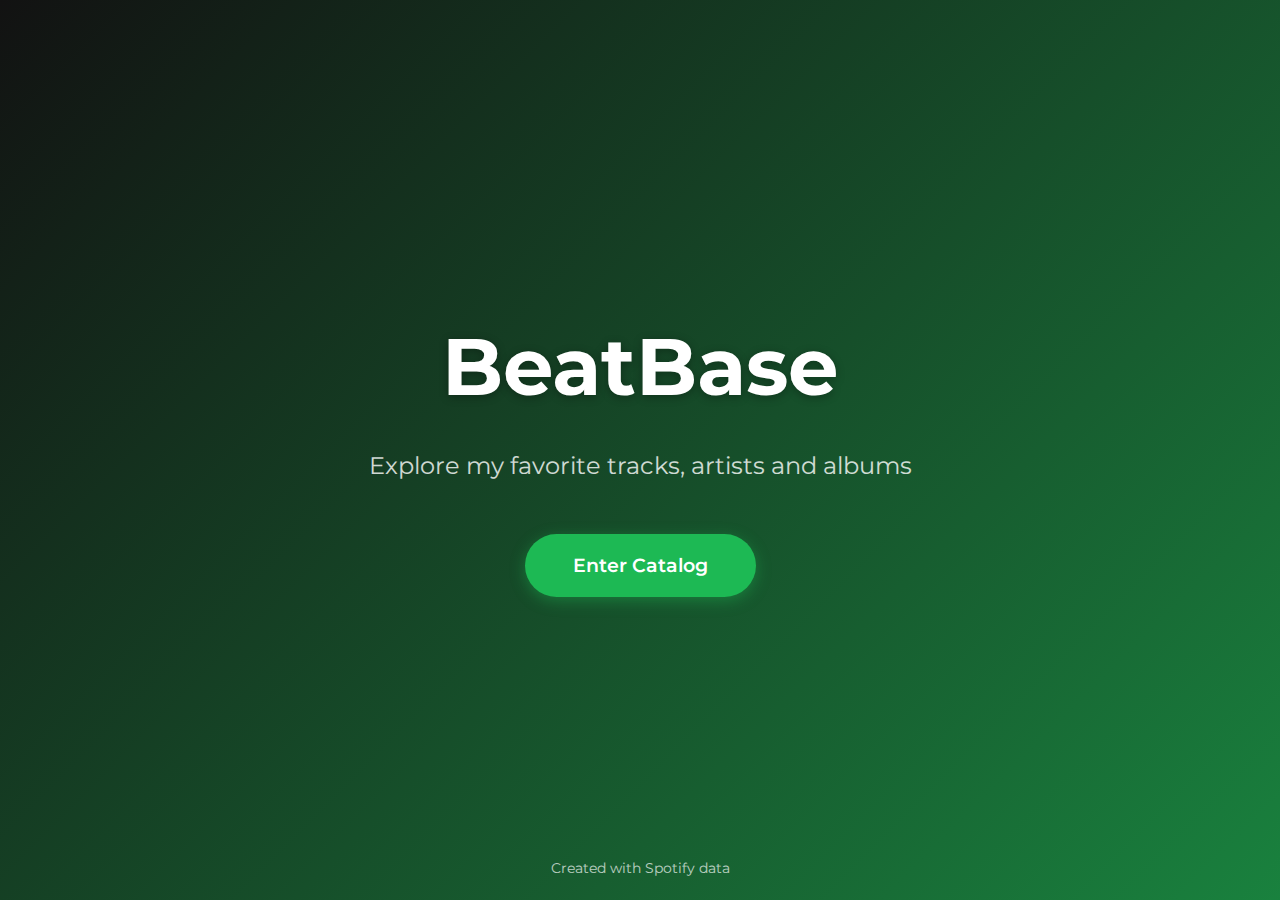
<file: index.html>
<!DOCTYPE html>
<html lang="en">
<head>
    <meta charset="UTF-8">
    <meta name="viewport" content="width=device-width, initial-scale=1.0">
    <title>Music Catalog</title>
    <link rel="stylesheet" href="style.css">
    <link rel="preconnect" href="https://fonts.googleapis.com">
    <link rel="preconnect" href="https://fonts.gstatic.com" crossorigin>
    <link href="https://fonts.googleapis.com/css2?family=Montserrat:wght@400;600;700&display=swap" rel="stylesheet">
    <link rel="icon" href="favicon.png" type="image/png">
</head>
<body class="landing-page">
    <div class="landing-container">
        <h1 class="landing-title">BeatBase</h1>
        <p class="landing-subtitle">Explore my favorite tracks, artists and albums</p>
        <a href="catalog.html" class="enter-button">Enter Catalog</a>
    </div>
    
    <footer class="landing-footer">
        <p>Created with Spotify data</p>
    </footer>

    <script src="scripts.js"></script>
</body>
</html>
</file>
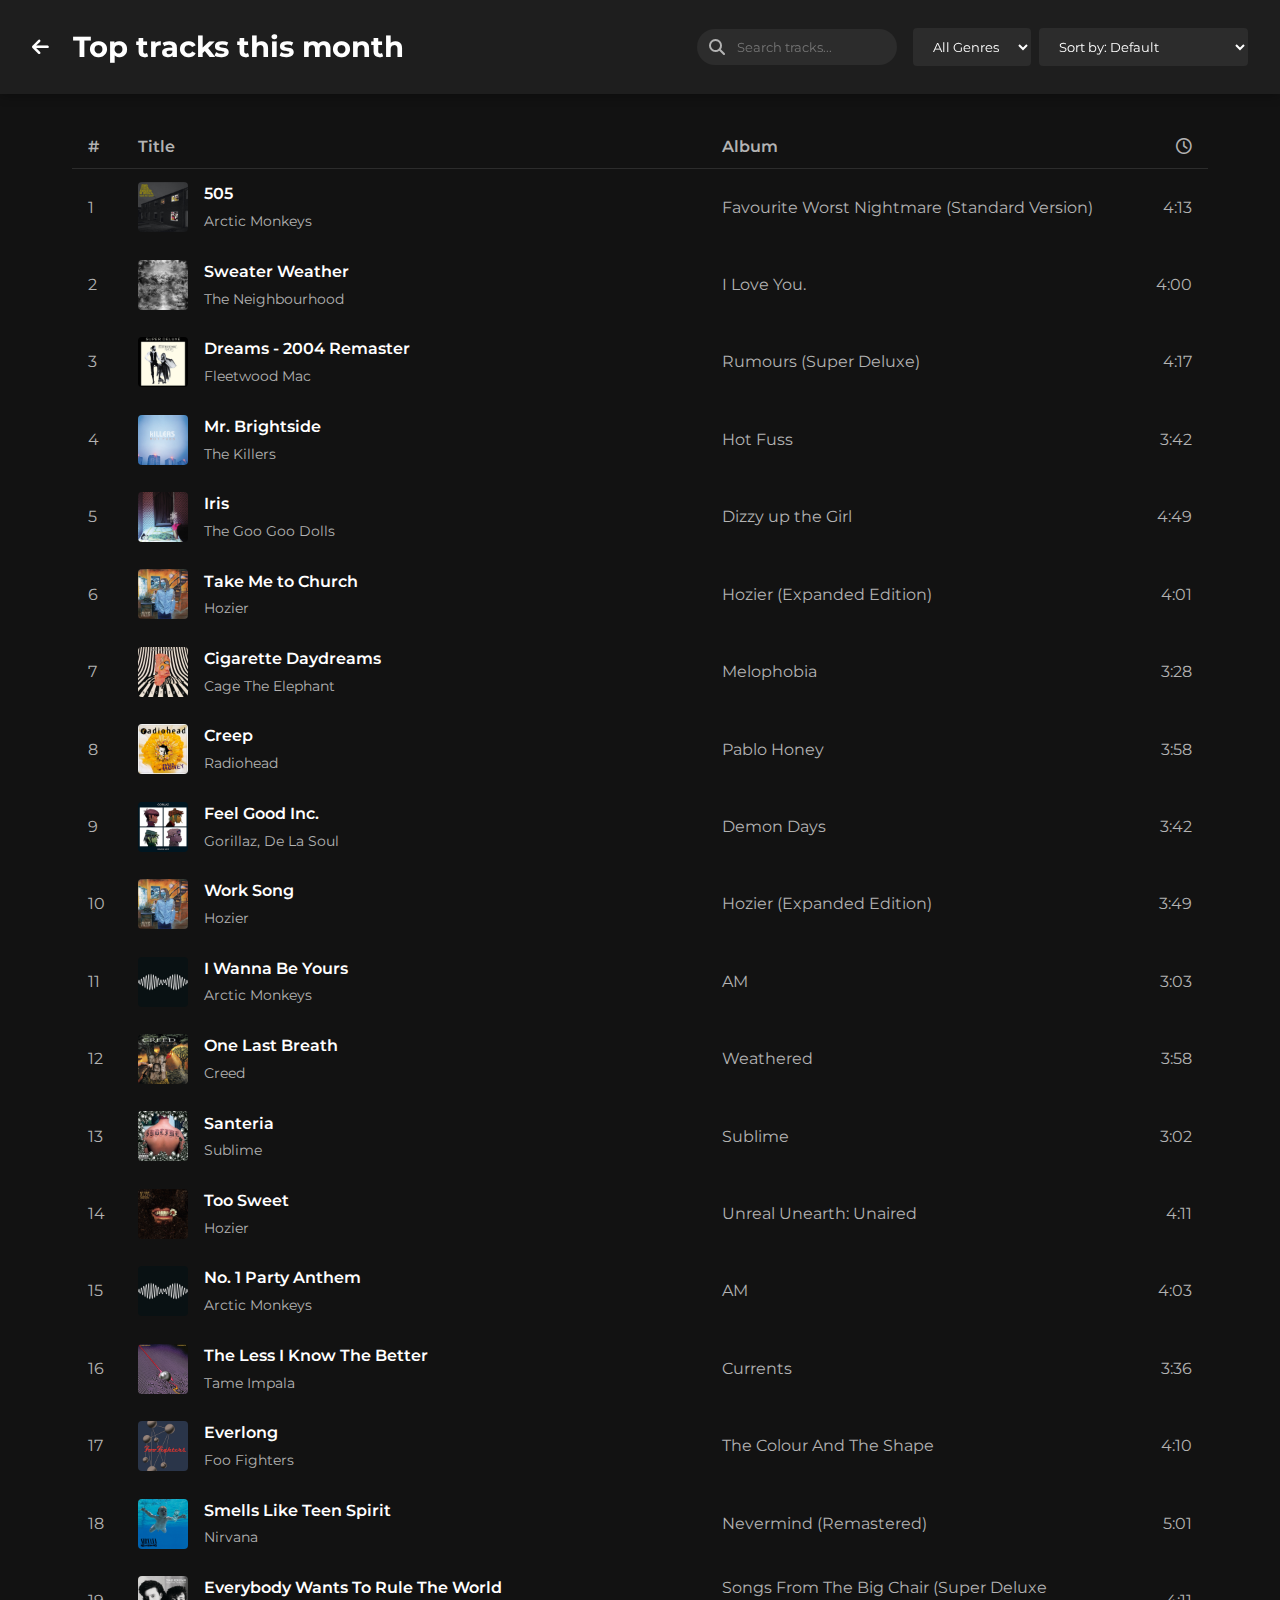
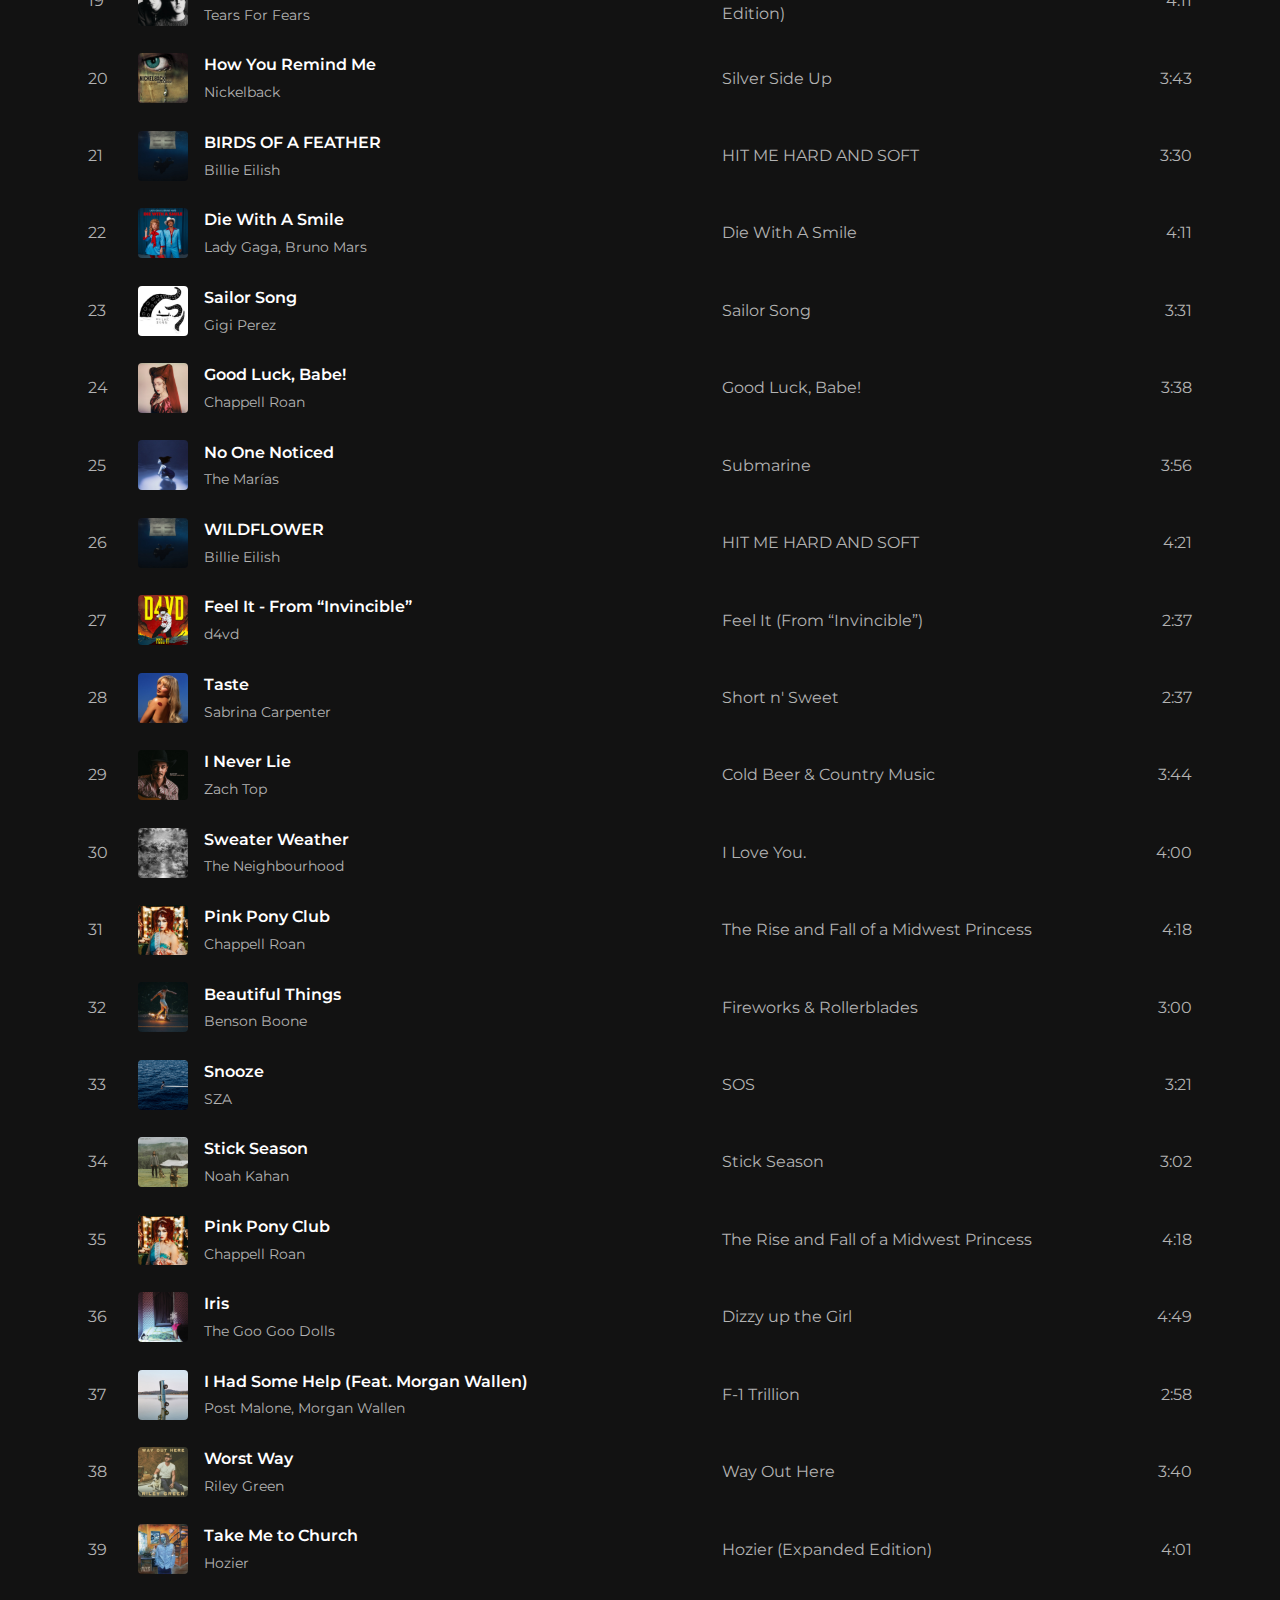
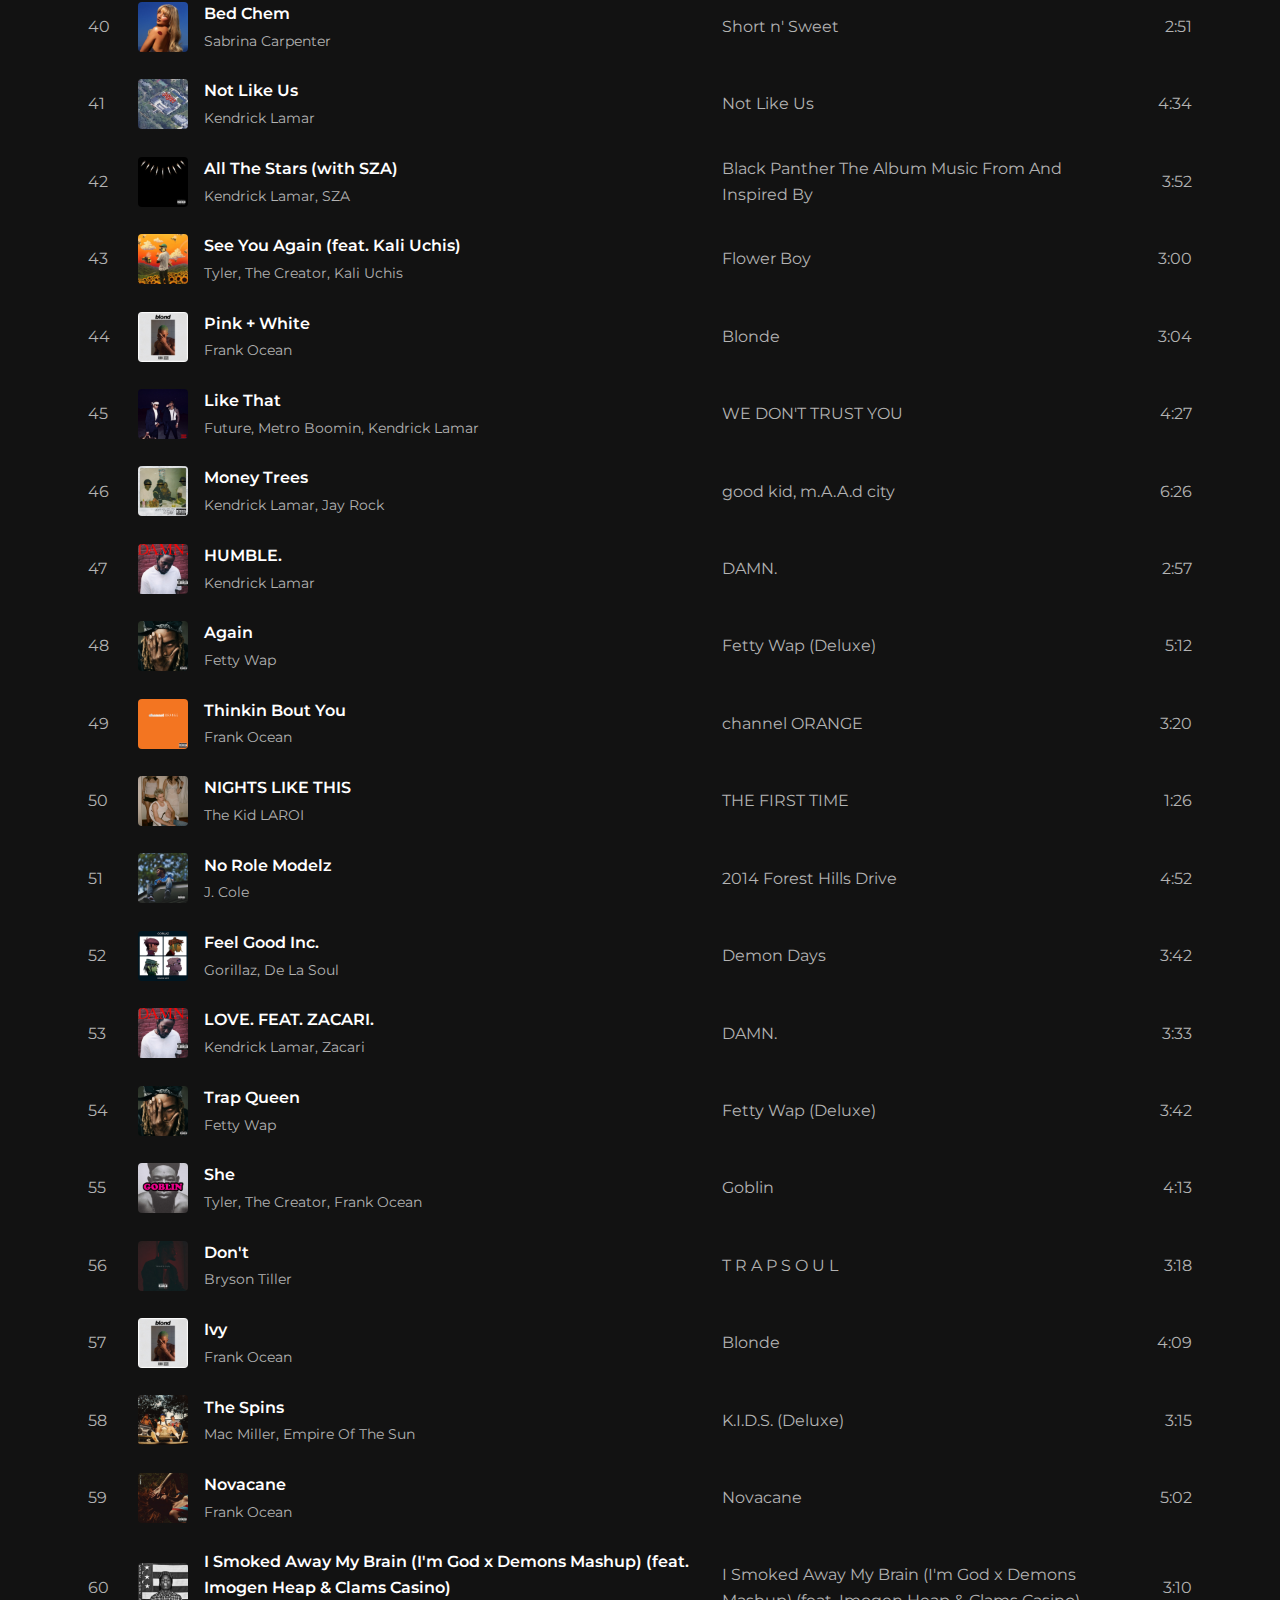
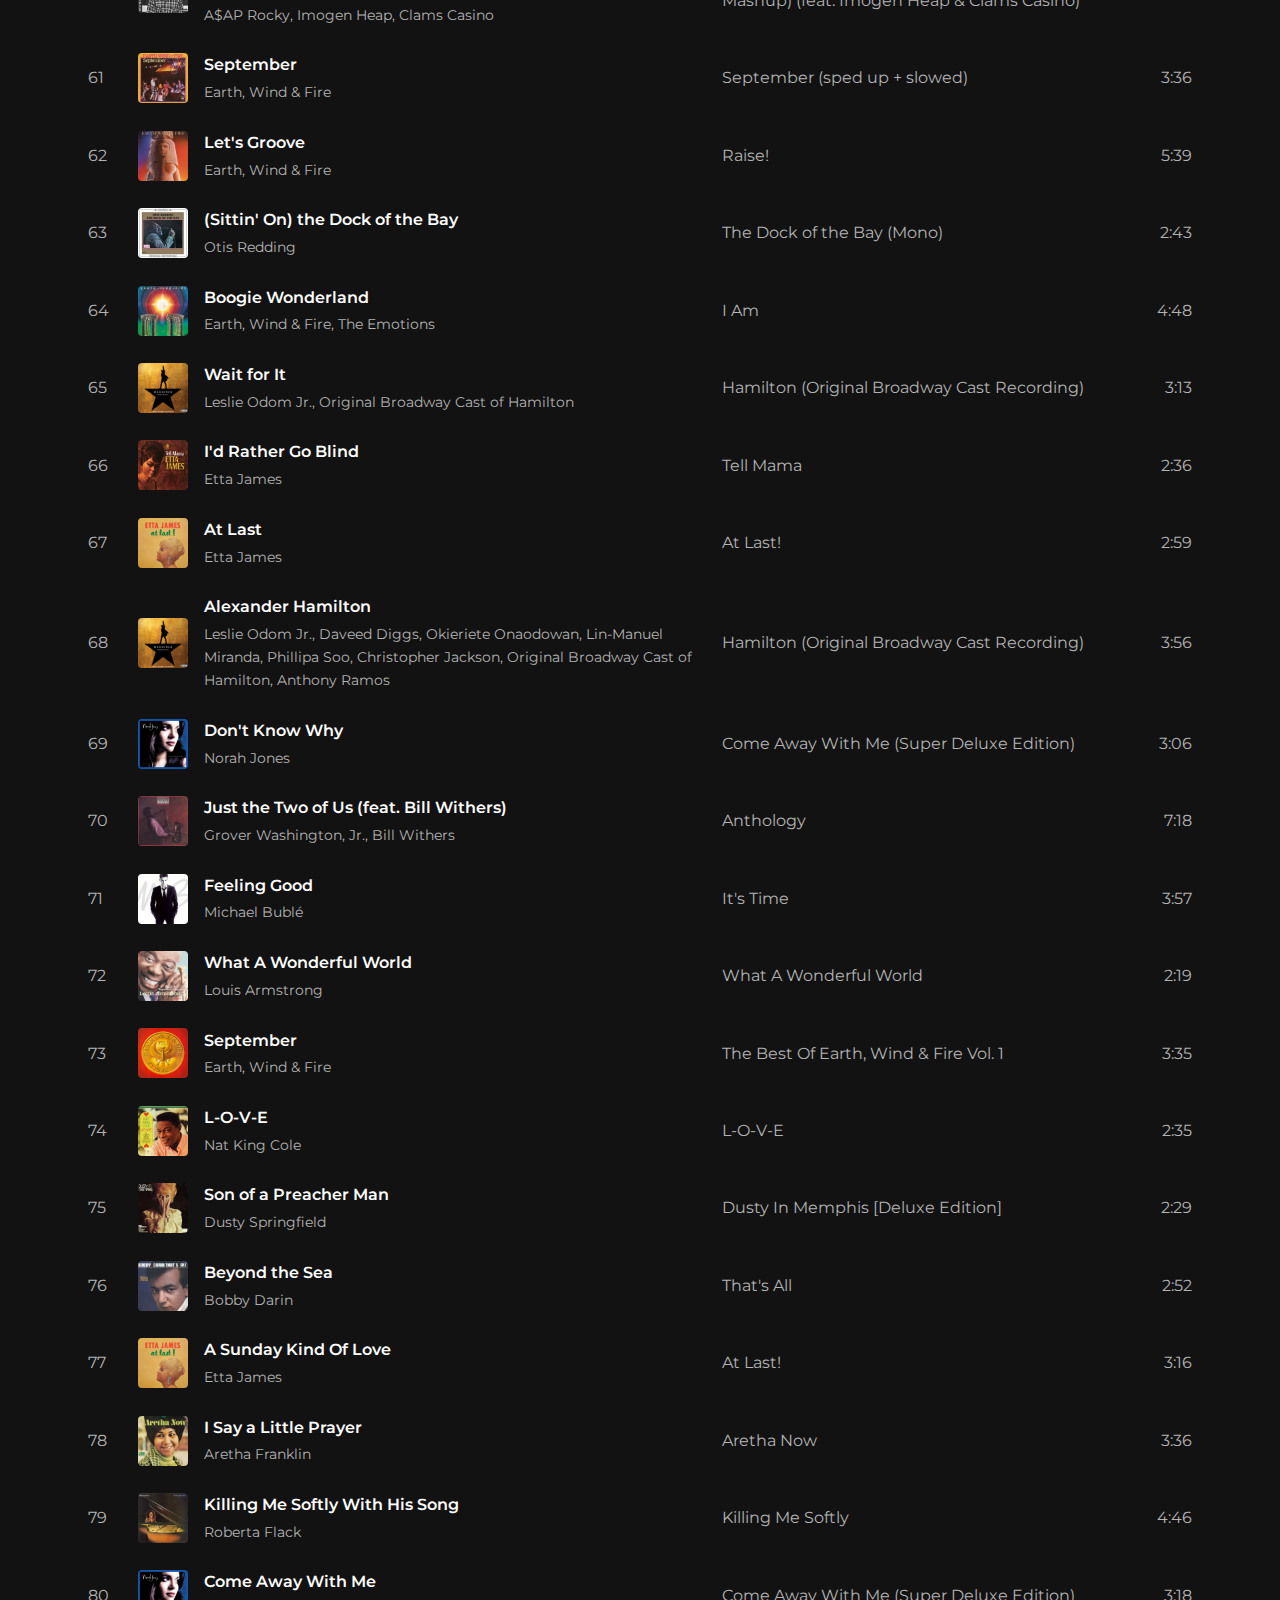
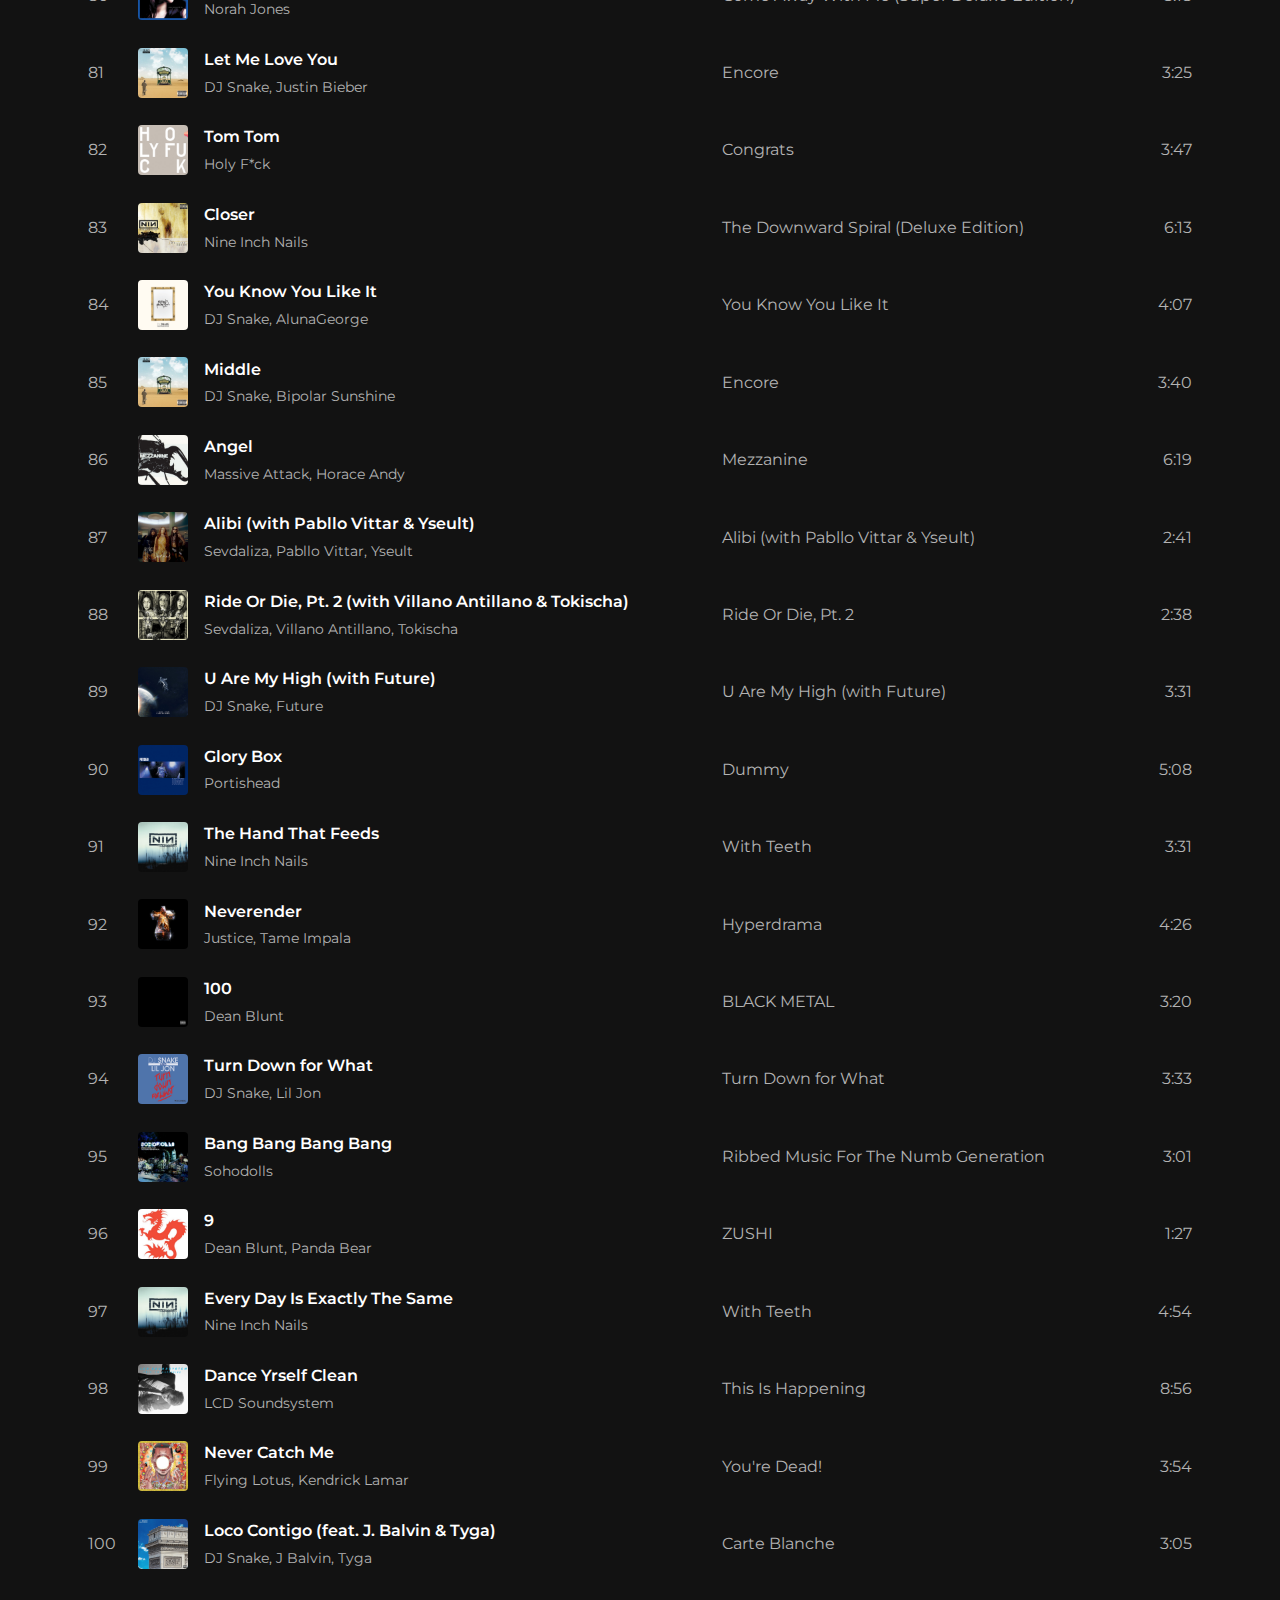
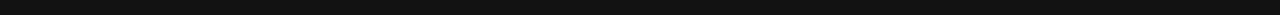
<file: catalog.html>
<!DOCTYPE html>
<html lang="en">
<head>
    <meta charset="UTF-8">
    <meta name="viewport" content="width=device-width, initial-scale=1.0">
    <title>Music Catalog - Tracks</title>
    <link rel="stylesheet" href="style.css">
    <link rel="preconnect" href="https://fonts.googleapis.com">
    <link rel="preconnect" href="https://fonts.gstatic.com" crossorigin>
    <link href="https://fonts.googleapis.com/css2?family=Montserrat:wght@400;600;700&display=swap" rel="stylesheet">
    <link rel="stylesheet" href="https://cdnjs.cloudflare.com/ajax/libs/font-awesome/6.4.0/css/all.min.css">
    <link rel="icon" href="favicon.png" type="image/png">
</head>
<body class="catalog-page">
    <header class="catalog-header">
        <div class="header-left">
            <a href="index.html" class="back-button">
                <i class="fas fa-arrow-left"></i>
            </a>
            <h1>Top tracks this month</h1>
        </div>
        <div class="header-actions">
            <div class="search-container">
                <input type="text" id="search-input" placeholder="Search tracks...">
                <i class="fas fa-search"></i>
            </div>
            <div class="filter-container">
                <select id="genre-filter">
                    <option value="">All Genres</option>
                    <!-- Will be populated with JS -->
                </select>
                <select id="sort-options">
                    <option value="default">Sort by: Default</option>
                    <option value="title-asc">Title (A-Z)</option>
                    <option value="title-desc">Title (Z-A)</option>
                    <option value="duration-asc">Duration (Short to Long)</option>
                    <option value="duration-desc">Duration (Long to Short)</option>
                </select>
            </div>
        </div>
    </header>

    <main class="catalog-container">
        <div class="tracks-header">
            <div class="track-number">#</div>
            <div class="track-info">Title</div>
            <div class="track-album">Album</div>
            <div class="track-duration">
                <i class="far fa-clock"></i>
            </div>
        </div>
        
        <div id="tracks-container">
            <!-- Tracks will be inserted here by JavaScript -->
        </div>
    </main>

    <script src="data.js" type="module"></script>
    <script src="scripts.js" type="module"></script>
</body>
</html>
</file>
<file: style.css>
/* Base styles */
* {
  margin: 0;
  padding: 0;
  box-sizing: border-box;
}

body {
  font-family: 'Montserrat', sans-serif;
  line-height: 1.6;
}

/* Landing page specific styles */
.landing-page {
  background: linear-gradient(135deg, #121212 0%, #1DB954 150%);
  color: white;
  height: 100vh;
  display: flex;
  flex-direction: column;
  justify-content: center;
  align-items: center;
  text-align: center;
  position: relative;
}

.landing-container {
  max-width: 800px;
  padding: 2rem;
  animation: fadeIn 1.5s ease-in-out;
}

.landing-title {
  font-size: 5rem;
  font-weight: 700;
  margin-bottom: 1rem;
  text-shadow: 0 2px 10px rgba(0, 0, 0, 0.3);
}

.landing-subtitle {
  font-size: 1.5rem;
  margin-bottom: 3rem;
  opacity: 0.8;
}

.enter-button {
  display: inline-block;
  background-color: #1DB954;
  color: white;
  font-size: 1.2rem;
  font-weight: 600;
  padding: 1rem 3rem;
  border-radius: 50px;
  text-decoration: none;
  transition: all 0.3s ease;
  box-shadow: 0 4px 15px rgba(29, 185, 84, 0.4);
}

.enter-button:hover {
  background-color: #fff;
  color: #1DB954;
  transform: translateY(-3px);
  box-shadow: 0 6px 20px rgba(29, 185, 84, 0.6);
}

.enter-button:active {
  transform: translateY(1px);
}

.landing-footer {
  position: absolute;
  bottom: 20px;
  font-size: 0.9rem;
  opacity: 0.7;
}

/* Animation */
@keyframes fadeIn {
  from {
      opacity: 0;
      transform: translateY(20px);
  }
  to {
      opacity: 1;
      transform: translateY(0);
  }
}

/* Responsive adjustments */
@media (max-width: 768px) {
  .landing-title {
      font-size: 3rem;
  }
  
  .landing-subtitle {
      font-size: 1.2rem;
  }
  
  .enter-button {
      font-size: 1rem;
      padding: 0.8rem 2.5rem;
  }
}


/* Catalog page styles */
.catalog-page {
  background-color: #121212;
  color: white;
  min-height: 100vh;
}

.catalog-header {
  background-color: #1e1e1e;
  padding: 1.5rem 2rem;
  display: flex;
  justify-content: space-between;
  align-items: center;
  position: sticky;
  top: 0;
  z-index: 10;
  box-shadow: 0 2px 10px rgba(0, 0, 0, 0.3);
}

.header-left {
  display: flex;
  align-items: center;
  gap: 1.5rem;
}

.back-button {
  color: white;
  font-size: 1.2rem;
  text-decoration: none;
  transition: all 0.2s;
}

.back-button:hover {
  color: #1DB954;
}

.catalog-header h1 {
  font-size: 1.8rem;
  font-weight: 700;
}

.header-actions {
  display: flex;
  gap: 1rem;
  align-items: center;
}

.search-container {
  position: relative;
}

.search-container input {
  background-color: #2c2c2c;
  border: none;
  border-radius: 20px;
  padding: 0.6rem 1rem 0.6rem 2.5rem;
  color: white;
  width: 200px;
  font-family: inherit;
}

.search-container i {
  position: absolute;
  left: 12px;
  top: 50%;
  transform: translateY(-50%);
  color: #b3b3b3;
}

.filter-container {
  display: flex;
  gap: 0.5rem;
}

.filter-container select {
  background-color: #2c2c2c;
  border: none;
  border-radius: 4px;
  padding: 0.6rem 1rem;
  color: white;
  font-family: inherit;
  cursor: pointer;
}

.catalog-container {
  max-width: 1200px;
  margin: 0 auto;
  padding: 2rem;
}

.tracks-header {
  display: grid;
  grid-template-columns: 50px 3fr 2fr 80px;
  padding: 0.5rem 1rem;
  border-bottom: 1px solid #2c2c2c;
  font-weight: 600;
  color: #b3b3b3;
}

.track-item {
  display: grid;
  grid-template-columns: 50px 3fr 2fr 80px;
  padding: 0.8rem 1rem;
  border-radius: 4px;
  align-items: center;
  transition: background-color 0.2s;
}

.track-item:hover {
  background-color: #2a2a2a;
}

.track-number {
  font-size: 1rem;
  color: #b3b3b3;
}

.track-info {
  display: flex;
  align-items: center;
  gap: 1rem;
}

.track-image {
  width: 50px;
  height: 50px;
  object-fit: cover;
  border-radius: 4px;
}

.track-details {
  display: flex;
  flex-direction: column;
}

.track-name {
  font-weight: 600;
  margin-bottom: 0.2rem;
}

.track-artist {
  font-size: 0.9rem;
  color: #b3b3b3;
}

.track-album {
  color: #b3b3b3;
}

.track-duration {
  justify-self: end;
  color: #b3b3b3;
}

/* Responsive adjustments for catalog page */
@media (max-width: 768px) {
  .catalog-header {
      flex-direction: column;
      align-items: flex-start;
      gap: 1rem;
  }
  
  .header-actions {
      width: 100%;
      flex-direction: column;
      align-items: flex-start;
  }
  
  .filter-container {
      width: 100%;
  }
  
  .filter-container select {
      width: 100%;
  }
  
  .tracks-header {
      grid-template-columns: 40px 3fr 0 80px;
  }
  
  .track-item {
      grid-template-columns: 40px 3fr 0 80px;
  }
  
  .track-album {
      display: none;
  }
}
</file>
